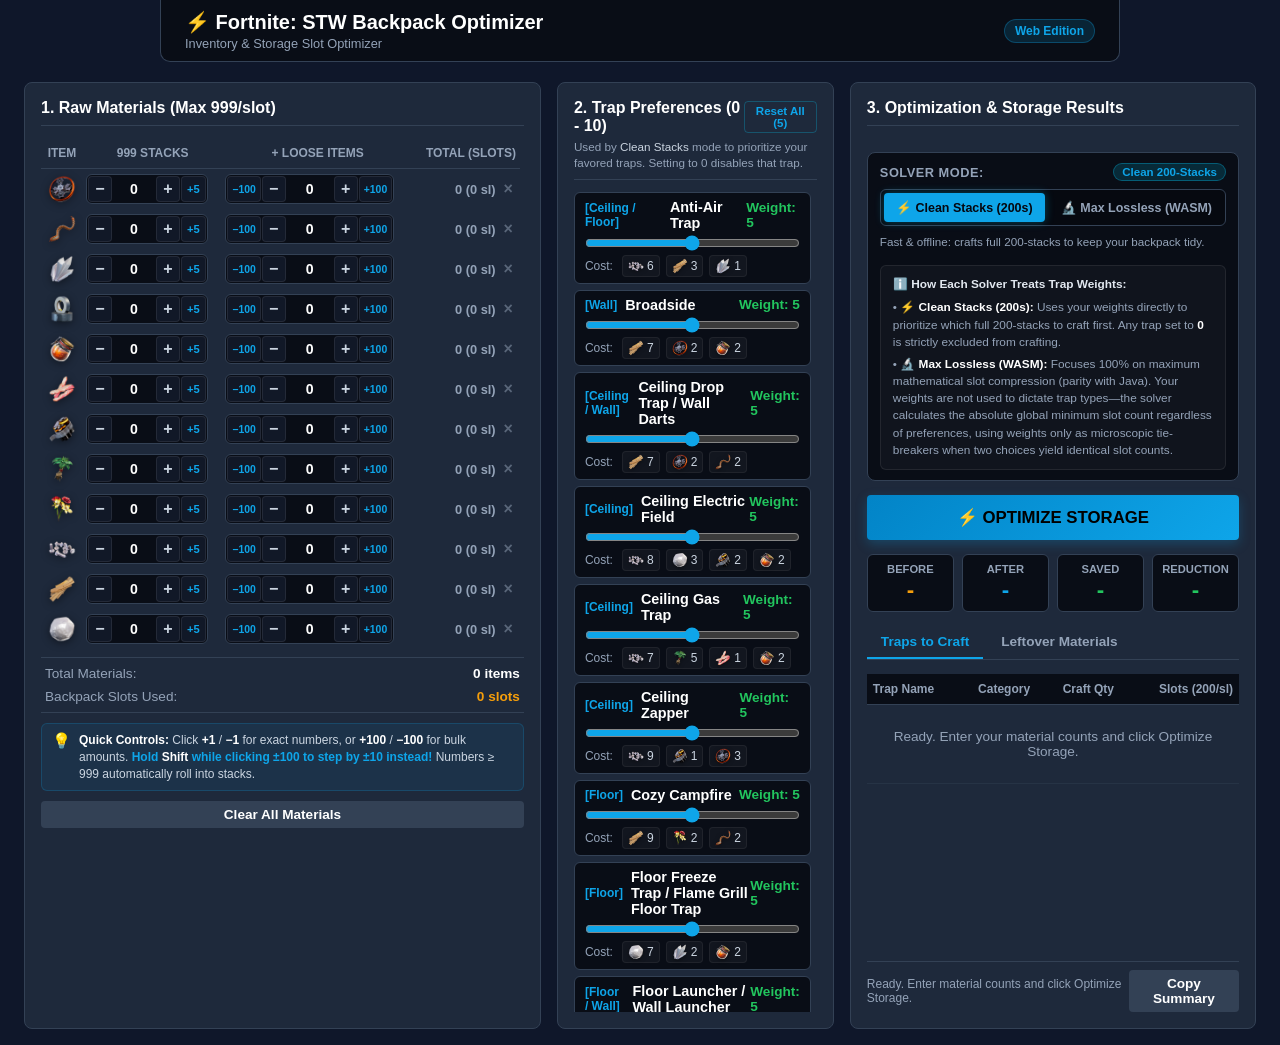
<file: index.html>
<!DOCTYPE html>
<html lang="en">
<head>
    <meta charset="UTF-8">
    <meta http-equiv="refresh" content="0; url=docs/index.html">
    <title>Redirecting to STW Backpack Optimizer...</title>
    <script>
        window.location.replace("docs/index.html");
    </script>
</head>
<body style="background-color: #0f172a; color: #f8fafc; font-family: sans-serif; display: flex; justify-content: center; align-items: center; height: 100vh; margin: 0;">
    <p>Loading Fortnite STW Backpack & Storage Optimizer... <a href="docs/index.html" style="color: #0ea5e9;">Click here if not redirected automatically</a>.</p>
</body>
</html>
</file>
<file: docs/css/style.css>
/* Fortnite STW Backpack & Storage Optimizer - Stylesheet */

:root {
    --bg-dark: #0f172a;
    --card-bg: #1e293b;
    --header-bg: #090d16;
    --border-color: #334155;
    --border-hover: #475569;
    --text-main: #f8fafc;
    --text-muted: #94a3b8;
    --accent: #0ea5e9;
    --accent-hover: #0284c7;
    --success: #22c55e;
    --warning: #f59e0b;
    --danger: #ef4444;
    --radius: 8px;
    --font-family: -apple-system, BlinkMacSystemFont, "Segoe UI", Roboto, "Helvetica Neue", Arial, sans-serif;
}

* {
    box-sizing: border-box;
    margin: 0;
    padding: 0;
}

body {
    background-color: var(--bg-dark);
    color: var(--text-main);
    font-family: var(--font-family);
    min-height: 100vh;
    display: flex;
    flex-direction: column;
}

/* App Header */
header.app-header {
    background-color: var(--header-bg);
    border: 1px solid var(--border-color);
    border-top: none;
    border-radius: 0 0 10px 10px;
    padding: 10px 24px;
    display: flex;
    justify-content: space-between;
    align-items: center;
    flex-wrap: wrap;
    gap: 12px;
    max-width: 960px;
    margin: 0 auto 4px auto;
    width: 95%;
}

.header-left h1 {
    font-size: 1.25rem;
    font-weight: 700;
    color: #fff;
    display: flex;
    align-items: center;
    gap: 8px;
}

.header-left p {
    font-size: 0.8rem;
    color: var(--text-muted);
    margin-top: 2px;
}

.header-right {
    display: flex;
    align-items: center;
    gap: 12px;
}

.badge-version {
    background: rgba(14, 165, 233, 0.15);
    color: var(--accent);
    border: 1px solid rgba(14, 165, 233, 0.3);
    padding: 4px 10px;
    border-radius: 9999px;
    font-size: 0.75rem;
    font-weight: 600;
}

/* Main 3-Column Grid */
main.optimizer-container {
    flex: 1;
    display: grid;
    grid-template-columns: 1.4fr 0.75fr 1.1fr;
    gap: 16px;
    padding: 16px 24px;
}

@media (max-width: 1200px) {
    main.optimizer-container {
        grid-template-columns: 1fr;
    }
}

/* Section Cards */
.panel-card {
    background-color: var(--card-bg);
    border: 1px solid var(--border-color);
    border-radius: var(--radius);
    display: flex;
    flex-direction: column;
    padding: 16px;
    overflow: hidden;
}

.panel-header {
    margin-bottom: 12px;
    border-bottom: 1px solid var(--border-color);
    padding-bottom: 8px;
}

.panel-header h2 {
    font-size: 1rem;
    font-weight: 700;
    color: #fff;
}

/* Profile Selector Row */
.profile-row {
    display: flex;
    align-items: center;
    gap: 8px;
    margin-bottom: 12px;
}

.profile-row label {
    font-size: 0.8rem;
    color: var(--text-muted);
    white-space: nowrap;
}

select, input[type="text"] {
    background: #0f172a;
    border: 1px solid var(--border-color);
    color: #fff;
    border-radius: 4px;
    padding: 6px 10px;
    font-size: 0.85rem;
    outline: none;
    transition: border-color 0.15s;
}

select:focus, input[type="text"]:focus {
    border-color: var(--accent);
}

select {
    flex: 1;
}

/* Buttons */
button {
    font-family: inherit;
    font-size: 0.85rem;
    font-weight: 600;
    border: none;
    border-radius: 4px;
    padding: 6px 12px;
    cursor: pointer;
    transition: all 0.15s ease;
    display: inline-flex;
    align-items: center;
    justify-content: center;
    gap: 6px;
}

.btn-primary {
    background-color: var(--accent);
    color: #fff;
}
.btn-primary:hover {
    background-color: var(--accent-hover);
}

.btn-secondary {
    background-color: #334155;
    color: #fff;
}
.btn-secondary:hover {
    background-color: #475569;
}

.btn-danger {
    background-color: rgba(239, 68, 68, 0.2);
    color: var(--danger);
    border: 1px solid rgba(239, 68, 68, 0.4);
}
.btn-danger:hover {
    background-color: rgba(239, 68, 68, 0.35);
}

.btn-large {
    padding: 12px 20px;
    font-size: 1.05rem;
    font-weight: 700;
    width: 100%;
    background: linear-gradient(135deg, #0284c7, #0ea5e9);
    box-shadow: 0 4px 12px rgba(14, 165, 233, 0.25);
}
.btn-large:hover {
    filter: brightness(1.1);
}

.btn-small-link {
    background: transparent;
    color: var(--accent);
    border: 1px solid rgba(0, 210, 255, 0.25);
    border-radius: 4px;
    padding: 3px 8px;
    font-size: 0.72rem;
    font-weight: 700;
    cursor: pointer;
    transition: all 0.15s ease;
}

.btn-small-link:hover {
    background: rgba(0, 210, 255, 0.15);
    border-color: var(--accent);
    color: #fff;
}

/* Hide default browser up/down arrows */
input[type=number]::-webkit-inner-spin-button, 
input[type=number]::-webkit-outer-spin-button { 
    -webkit-appearance: none; 
    margin: 0; 
}
input[type=number] {
    -moz-appearance: textfield;
}

/* Materials Table / List */
.materials-list-container {
    flex: 0 0 auto;
    overflow-y: visible;
    padding-right: 4px;
}

.materials-table {
    width: 100%;
    border-collapse: collapse;
}

.materials-table th {
    font-size: 0.75rem;
    text-transform: uppercase;
    color: var(--text-muted);
    font-weight: 600;
    padding: 8px 4px;
    text-align: left;
    border-bottom: 1px solid var(--border-color);
}

.materials-table th.center { text-align: center; }
.materials-table th.right { text-align: right; }

.materials-table td {
    padding: 5px 3px;
    vertical-align: middle;
}

.materials-table tr:hover {
    background-color: rgba(255, 255, 255, 0.03);
}

.mat-name {
    font-size: 0.85rem;
    font-weight: 600;
    color: #e2e8f0;
    white-space: nowrap;
}

.mat-icon-cell {
    width: 38px;
    text-align: center;
    padding: 2px 4px;
}

.mat-icon {
    width: 28px;
    height: 28px;
    object-fit: contain;
    vertical-align: middle;
    filter: drop-shadow(0 2px 4px rgba(0, 0, 0, 0.45));
    transition: transform 0.15s ease;
    border-radius: 4px;
    cursor: help;
    display: inline-block;
}

.mat-icon:hover {
    transform: scale(1.25);
}

.cost-item {
    display: inline-flex;
    align-items: center;
    gap: 3px;
    background: rgba(255, 255, 255, 0.04);
    padding: 2px 5px;
    border-radius: 4px;
    border: 1px solid rgba(255, 255, 255, 0.06);
    font-size: 0.75rem;
    color: #cbd5e1;
}

.cost-icon {
    width: 16px;
    height: 16px;
    object-fit: contain;
    vertical-align: middle;
    filter: drop-shadow(0 1px 2px rgba(0, 0, 0, 0.5));
}

/* Tactile Stepper Box */
.stepper-box {
    display: inline-flex;
    align-items: center;
    background: #090d16;
    border: 1px solid var(--border-color);
    border-radius: 6px;
    padding: 1px;
    gap: 1px;
    transition: border-color 0.2s ease, box-shadow 0.2s ease;
}

.stepper-box:focus-within {
    border-color: var(--accent);
    box-shadow: 0 0 6px rgba(0, 210, 255, 0.25);
}

.step-btn {
    width: 24px;
    height: 26px;
    background: #111827;
    border: 1px solid rgba(255, 255, 255, 0.08);
    color: #cbd5e1;
    font-size: 1rem;
    font-weight: 800;
    line-height: 1;
    border-radius: 4px;
    cursor: pointer;
    display: flex;
    align-items: center;
    justify-content: center;
    transition: all 0.15s ease;
    user-select: none;
    padding: 0;
}

.step-btn:hover {
    background: var(--accent);
    color: #050811;
    border-color: var(--accent);
}

.step-btn:active {
    transform: scale(0.92);
}

.step-input {
    width: 42px;
    background: transparent;
    border: none;
    color: #fff;
    font-size: 0.88rem;
    font-weight: 700;
    text-align: center;
    padding: 2px 2px;
    outline: none;
}

.step-input.loose-input {
    width: 46px;
}

.step-quick-btn {
    background: #111827;
    border: 1px solid rgba(255, 255, 255, 0.08);
    color: var(--accent);
    font-size: 0.7rem;
    font-weight: 700;
    padding: 0 5px;
    height: 26px;
    border-radius: 4px;
    cursor: pointer;
    transition: all 0.15s ease;
    user-select: none;
}

.step-quick-btn:hover {
    background: rgba(0, 210, 255, 0.2);
    border-color: var(--accent);
}

.step-quick-btn:active {
    transform: scale(0.92);
}

/* Loose 100/10 Buttons */
.step-btn-100 {
    font-size: 0.65rem;
    font-weight: 700;
    padding: 0 4px;
    height: 26px;
    background: #111827;
    border: 1px solid rgba(255, 255, 255, 0.08);
    color: var(--accent);
    border-radius: 4px;
    cursor: pointer;
    display: inline-flex;
    align-items: center;
    justify-content: center;
    transition: all 0.15s ease;
    user-select: none;
    white-space: nowrap;
}

.step-btn-100:hover {
    background: rgba(0, 210, 255, 0.2);
    border-color: var(--accent);
    color: #fff;
}

.step-btn-100:active {
    transform: scale(0.92);
}

/* Helper Tip Box */
.tip-box {
    background: rgba(14, 165, 233, 0.08);
    border: 1px solid rgba(14, 165, 233, 0.2);
    border-radius: 6px;
    padding: 8px 10px;
    margin-top: 10px;
    display: flex;
    align-items: flex-start;
    gap: 8px;
    font-size: 0.75rem;
    line-height: 1.4;
    color: #cbd5e1;
}

.tip-icon {
    font-size: 0.95rem;
    flex-shrink: 0;
    line-height: 1.2;
}

.tip-text strong {
    color: #fff;
}

.tip-text em {
    color: var(--accent);
    font-style: normal;
    font-weight: 600;
}

.panel-subtitle {
    font-size: 0.73rem;
    color: var(--text-muted);
    margin-top: 4px;
    line-height: 1.35;
}

.panel-subtitle em {
    color: #cbd5e1;
    font-style: normal;
}

/* Solver Weights Explanation Card */
.solver-weights-tip {
    background: rgba(255, 255, 255, 0.03);
    border: 1px solid rgba(255, 255, 255, 0.08);
    border-radius: 6px;
    padding: 10px 12px;
    margin-top: 8px;
    font-size: 0.74rem;
    line-height: 1.45;
    color: #94a3b8;
}

.solver-weights-tip .tip-title {
    font-weight: 700;
    color: #e2e8f0;
    margin-bottom: 6px;
    display: flex;
    align-items: center;
    gap: 5px;
}

.solver-weights-tip p {
    margin: 5px 0 0 0;
}

.solver-weights-tip strong {
    color: #fff;
}

.total-cell {
    display: flex;
    align-items: center;
    justify-content: flex-end;
    gap: 4px;
}

.slot-badge {
    font-size: 0.8rem;
    color: var(--text-muted);
    font-weight: 600;
    white-space: nowrap;
}

.row-clear-btn {
    background: transparent;
    border: none;
    color: var(--text-muted);
    font-size: 1rem;
    cursor: pointer;
    padding: 0 4px;
    line-height: 1;
    border-radius: 4px;
    transition: all 0.15s;
    opacity: 0.5;
}

.materials-table tr:hover .row-clear-btn {
    opacity: 1;
}

.row-clear-btn:hover {
    color: var(--danger);
    background: rgba(255, 75, 75, 0.15);
}

/* Material Panel Footer Stats */
.stats-box {
    margin-top: 8px;
    border-top: 1px solid var(--border-color);
    border-bottom: 1px solid var(--border-color);
    padding: 8px 4px;
    display: grid;
    grid-template-columns: 1fr 1fr;
    gap: 8px;
    font-size: 0.85rem;
}

.stats-label {
    color: var(--text-muted);
}

.stats-val {
    font-weight: 700;
    color: #fff;
    text-align: right;
}

.stats-val.highlight {
    color: var(--warning);
}

.panel-actions {
    display: flex;
    gap: 8px;
    margin-top: 10px;
}

.panel-actions button {
    flex: 1;
}

/* Trap Preference Panel */
.traps-list-container {
    flex: 1;
    overflow-y: auto;
    max-height: 820px;
    padding-right: 6px;
    display: flex;
    flex-direction: column;
    gap: 6px;
}

.trap-card {
    background: #090d16;
    border: 1px solid var(--border-color);
    border-radius: 6px;
    padding: 6px 10px;
    display: flex;
    flex-direction: column;
    gap: 4px;
}

.trap-card:hover {
    border-color: var(--border-hover);
}

.trap-card-header {
    display: flex;
    justify-content: space-between;
    align-items: center;
}

.trap-title-area {
    display: flex;
    align-items: center;
    gap: 8px;
}

.trap-category {
    font-size: 0.75rem;
    color: var(--accent);
    font-weight: 600;
}

.trap-name {
    font-size: 0.9rem;
    font-weight: 700;
    color: #fff;
}

.weight-badge {
    font-size: 0.85rem;
    font-weight: 700;
    color: var(--success);
}

.weight-badge.zero {
    color: var(--text-muted);
}

.trap-slider-row {
    display: flex;
    align-items: center;
    gap: 12px;
}

.trap-slider {
    flex: 1;
    accent-color: var(--accent);
    cursor: pointer;
}

.trap-cost-row {
    font-size: 0.75rem;
    color: var(--text-muted);
    text-align: left;
    display: flex;
    align-items: center;
    flex-wrap: wrap;
    gap: 6px;
}

/* Results Panel */
.results-panel {
    display: flex;
    flex-direction: column;
    gap: 14px;
}

/* Solver Mode Selector */
.solver-mode-box {
    background: #090d16;
    border: 1px solid var(--border-color);
    border-radius: 8px;
    padding: 10px 12px;
    display: flex;
    flex-direction: column;
    gap: 8px;
}

.solver-mode-header {
    display: flex;
    justify-content: space-between;
    align-items: center;
}

.solver-mode-title {
    font-size: 0.8rem;
    font-weight: 700;
    color: var(--text-muted);
    text-transform: uppercase;
    letter-spacing: 0.5px;
}

.mode-badge {
    font-size: 0.72rem;
    font-weight: 700;
    padding: 2px 8px;
    border-radius: 12px;
    background: rgba(0, 210, 255, 0.15);
    color: var(--accent);
    border: 1px solid rgba(0, 210, 255, 0.3);
}

.mode-toggle-group {
    display: flex;
    gap: 6px;
    background: #060910;
    padding: 3px;
    border-radius: 6px;
    border: 1px solid var(--border-color);
}

.mode-toggle-btn {
    flex: 1;
    background: transparent;
    border: none;
    border-radius: 4px;
    color: var(--text-muted);
    padding: 7px 10px;
    font-size: 0.78rem;
    font-weight: 700;
    cursor: pointer;
    transition: all 0.2s ease;
    text-align: center;
    white-space: nowrap;
}

.mode-toggle-btn:hover {
    color: #fff;
    background: rgba(255, 255, 255, 0.05);
}

.mode-toggle-btn.active {
    background: var(--accent);
    color: #050811;
    font-weight: 800;
    box-shadow: 0 0 10px rgba(0, 210, 255, 0.3);
}

.solver-mode-caption {
    font-size: 0.73rem;
    color: var(--text-muted);
    margin: 0;
    line-height: 1.3;
}


.metrics-grid {
    display: grid;
    grid-template-columns: repeat(4, 1fr);
    gap: 8px;
}

.metric-card {
    background: #090d16;
    border: 1px solid var(--border-color);
    border-radius: 6px;
    padding: 8px 6px;
    text-align: center;
}

.metric-card-title {
    font-size: 0.7rem;
    color: var(--text-muted);
    text-transform: uppercase;
    font-weight: 600;
}

.metric-card-val {
    font-size: 1.4rem;
    font-weight: 800;
    margin-top: 2px;
}

.metric-card-val.warning { color: var(--warning); }
.metric-card-val.accent { color: var(--accent); }
.metric-card-val.success { color: var(--success); }

/* Tabs */
.tabs-header {
    display: flex;
    border-bottom: 1px solid var(--border-color);
    gap: 4px;
}

.tab-btn {
    background: transparent;
    color: var(--text-muted);
    border: none;
    border-bottom: 2px solid transparent;
    border-radius: 0;
    padding: 8px 14px;
    font-size: 0.85rem;
}

.tab-btn:hover {
    color: #fff;
}

.tab-btn.active {
    color: var(--accent);
    border-bottom-color: var(--accent);
}

.tab-content {
    display: none;
    flex: 1;
    overflow-y: auto;
    max-height: 380px;
}

.tab-content.active {
    display: block;
}

/* Results Tables */
.results-table {
    width: 100%;
    border-collapse: collapse;
    font-size: 0.85rem;
}

.results-table th {
    background: #090d16;
    border-bottom: 1px solid var(--border-color);
    padding: 8px 6px;
    text-align: left;
    font-size: 0.75rem;
    color: var(--text-muted);
    font-weight: 600;
}

.results-table th.center { text-align: center; }
.results-table th.right { text-align: right; }

.results-table td {
    padding: 8px 6px;
    border-bottom: 1px solid rgba(51, 65, 85, 0.4);
}

.results-table td.center { text-align: center; }
.results-table td.right { text-align: right; }

.results-table tr:hover {
    background: rgba(255, 255, 255, 0.02);
}

/* Status Bar */
.status-bar {
    display: flex;
    justify-content: space-between;
    align-items: center;
    border-top: 1px solid var(--border-color);
    padding-top: 8px;
    font-size: 0.75rem;
    color: var(--text-muted);
}

/* Custom Scrollbars */
::-webkit-scrollbar {
    width: 6px;
    height: 6px;
}

::-webkit-scrollbar-track {
    background: transparent;
}

::-webkit-scrollbar-thumb {
    background: #334155;
    border-radius: 3px;
}

::-webkit-scrollbar-thumb:hover {
    background: #475569;
}
</file>
